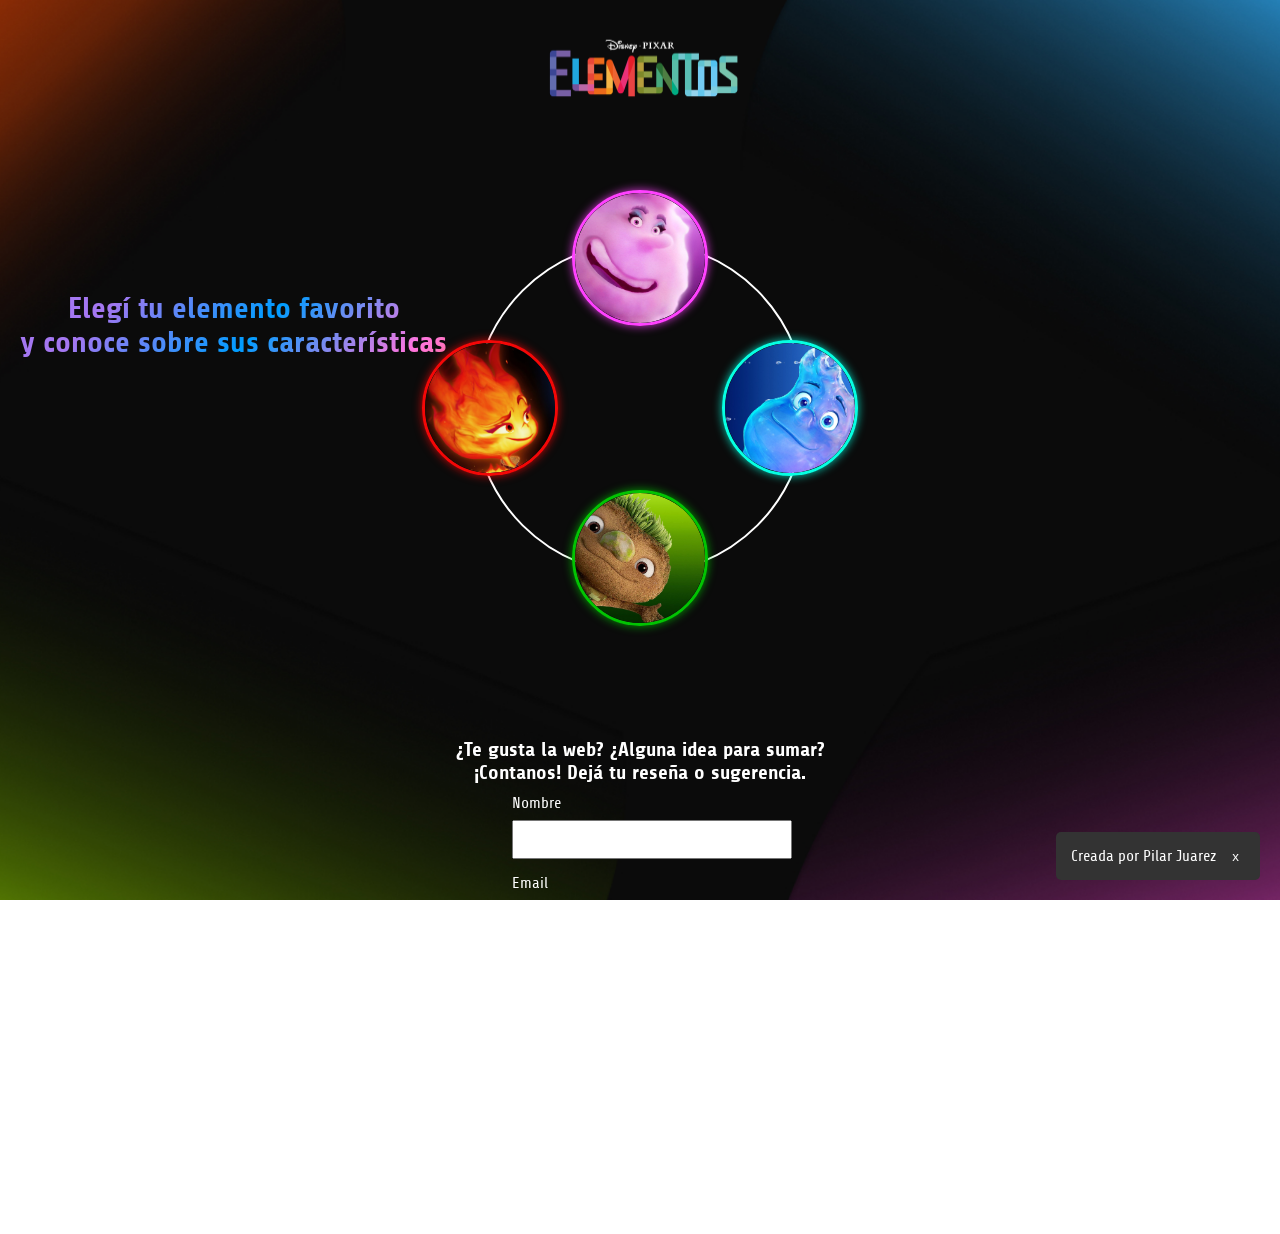
<file: index.html>
<!DOCTYPE html>
<html lang="es">
<head>
    <meta charset="UTF-8">
    <meta name="viewport" content="width=device-width, initial-scale=1, shrink-to-fit=no">
    <title>Elementos de Disney</title>
    <link rel="stylesheet" href="estilos.css">
    <style>
        @import url('https://fonts.googleapis.com/css2?family=Share:wght@400;700&display=swap');
      </style>
      <link rel="website icon" type="png" href="imag/iconodisney.png">
</head>
<body>
   <div class="logoelementos">
<img src="imag/logo.png" alt="Elementos" class="logo">
</div>

    <div class="iframe-container">
        <iframe src="https://open.spotify.com/embed/track/6R5fYCySNHrqo4Og6O1ppn?utm_source=generator&theme=0" frameborder="0" allowfullscreen="" allow="autoplay; clipboard-write; encrypted-media; fullscreen; picture-in-picture" loading="lazy"></iframe>
    </div>
<div class="texto-container">
    <p>Elegí tu elemento favorito<br>
    y conoce sobre sus características</p>
</div>
    <div class="container">
        
        <div class="orbit">
            <div class="element agua raise">
                <a href="agua.html">
                <img src="imag/agua.jpg" alt="Agua">
            </a>
            </div>
            <div class="element tierra raise">
                <a href="tierra.html">
                <img src="imag/tierra.jpg" alt="Tierra">
            </a>
            </div>
            <div class="element fuego raise">
                <a href="fuego.html">
                <img src="imag/fuego.jpg" alt="Fuego">
            </a>
            </div>
            <div class="element aire raise">
                <a href="aire.html">
                <img src="imag/aire.jpg" alt="Aire">
            </a>
            </div>
        </div>
    </div>
   <!-- FORMULARIO -->
   <div class="formulario-container" onmouseover="cambiarColor()" onmouseout="restaurarColor()">
    <h3 class="mb-3" style="font-size: 20px;">¿Te gusta la web? ¿Alguna idea para sumar? <br>¡Contanos! Dejá tu reseña o sugerencia.</h3>
    <form class="custom-form" action="gracias.html">
        <div class="mb-3">
            <label for="exampleInputEmail1" class="form-label">Nombre</label>
            <input type="text" class="form-control" id="exampleInputEmail1" aria-describedby="emailHelp"required></textarea>
            <div id="emailHelp" class="form-text"></div>
           
        </div>
        <div class="mb-3">
            <label for="exampleInputEmail1" class="form-label">Email</label>
            <input type="email" class="form-control" id="exampleInputEmail1" aria-describedby="emailHelp" required></textarea>
            <div id="emailHelp" class="form-text"></div>
        </div>
        <div class="mb-3">
            <label for="exampleInputEmail1" class="form-label">Tu mensaje</label>
            <textarea class="form-control" rows="4" id="exampleInputEmail1"required></textarea>
            <div id="emailHelp" class="form-text"></div>
        </div>
        <button type="submit" class="btn btn-info">Enviar</button>
    </form>
</div>

</div>
<script src="javahome.js"></script>

</body>
<footer class="bg-white text-dark text-center py-3">
        <img src="imag/disney.png" class="card-img-top" alt="Disney Logo" style="max-width: 100px; margin: 0 auto;">
        <p style="margin-top: 10px;font-size: 16px ">&copy; Disney &copy; Disney•Pixar &copy; &trade; Lucasfilm LTD &copy; 2022 MARVEL. Reservados todos los derechos, Disney Entertainment</p>
    </footer>
</html>
</file>
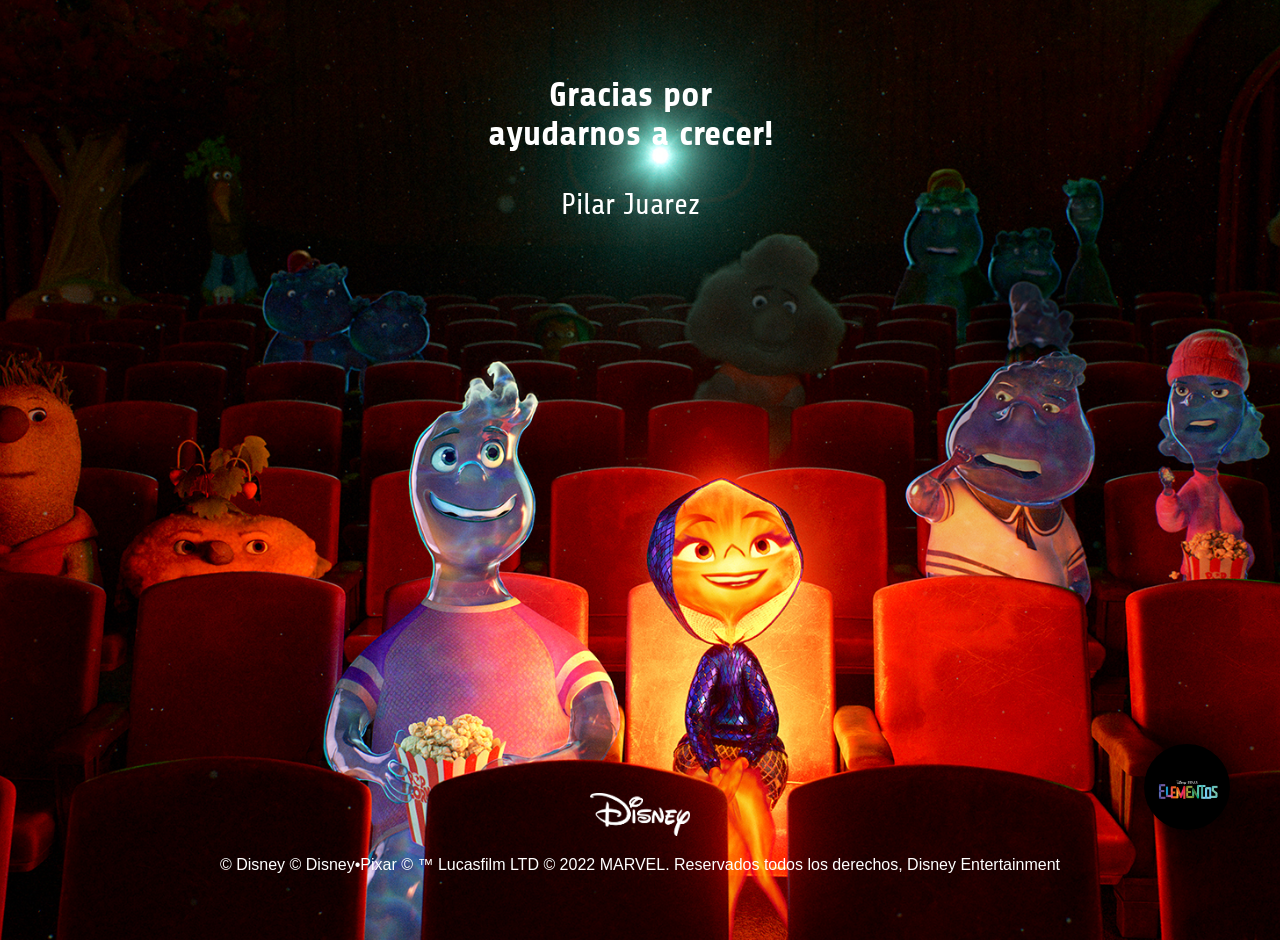
<file: gracias.html>
<!DOCTYPE html>
<html lang="en">
<head>
    <meta charset="UTF-8">
    <meta name="viewport" content="width=device-width, initial-scale=1.0">
    <title>Gracias!</title>
    <style>
        @import url('https://fonts.googleapis.com/css2?family=Share:wght@400;700&display=swap');
        body {
            margin: 0;
            display: flex;
            justify-content: center;
            align-items: flex-start;
            min-height: 100vh;
            overflow-x: hidden;
            background-image: url(imag/gracias.jpg);
            background-size: cover;
            background-repeat: no-repeat;
            background-position: center;
            text-align: center;
            color: white;
            font-family: 'Share', sans-serif;
            overflow-y: hidden;
            padding: 20px; 

        }
        .texto {
            border-radius: 10px;
            margin-top: 20px;
            margin-right: 20px;
            max-width: 300px;
            font-size: 30px;
        }
        .circuloboton {
            width: 80px; 
            height: 80px; 
            border-radius: 50%;
            background-color: black;
            display: flex;
            justify-content: center;
            align-items: center;
            margin-bottom: 50px; 
            cursor: pointer;
            margin-left: auto; 
            margin-right: 30px;
            position: fixed;
            bottom: 20px; 
            right: 20px; 
            transition: transform 0.3s ease;
}

.circuloboton:hover {
    transform: scale(1.1);
}
        .circuloboton img {
            max-width: 100%;
            max-height: 100%;
            border-radius: 50%;
        }
        
        .elementos {
            box-shadow: 0 0 30px rgba(0, 0, 0, 0.8);
            border: 3px solid rgb(0, 0, 0); 
        }
        .footer {
            position: absolute;
            bottom: 0;
            width: 100%;
            padding: 10px;
            text-align: center;
            font-size: 16px;
            color: white;
            font-family: "Montserrat", sans-serif;
        }
        @media (max-width: 768px) {
            .circuloboton {
                margin-bottom: 350px;
            }
            }
    </style>
    <link rel="website icon" type="png" href="imag/iconodisney.png">
</head>
<body>

    <div class="texto">
        <h3 class=" mb-3">Gracias por ayudarnos a crecer!</h3>
        <p>Pilar Juarez</p>
    </div>
    <div class="circuloboton elementos" onclick="window.location.href='index.html'">
        <img src="imag/logo.png" alt="Elementos">
    </div>
    <footer class="footer">
        <img src="imag/disney.png" class="card-img-top" alt="Disney Logo" style="max-width: 100px; margin: 0 auto;">
        <p>&copy; Disney &copy; Disney•Pixar &copy; &trade; Lucasfilm LTD &copy; 2022 MARVEL. Reservados todos los derechos, Disney Entertainment</p>
    </footer>
</body>
</html>
</file>
<file: estilos.css>
body, html {
    height: 100%;
    margin: 0;
    overflow-x: hidden;
    background-image: url(imag/fondo3.jpg);
    background-size: cover;
    background-attachment: fixed;
    background-position: center;
    margin: 0;
    font-family: 'Share', sans-serif; 
    color: #fff;
}
.logoelementos {
    text-align: center;
   position: relative;
}
.container {
    display: flex;
    align-items: center;
    justify-content: center;
    height: 500px;
    margin-top: 60px;
    flex-direction: column; 
}
.logo {
    max-width: 20%;
    height: auto;
    position: absolute;
    top: 10px;
    left: 50%;
    transform: translateX(-50%);
    animation: breathe 1s infinite alternate;
}

@keyframes breathe {
    0% {
        transform: translateX(-50%) scale(1);
    }
    100% {
        transform: translateX(-50%) scale(1.1);
    }
}

.iframe-container {
    margin-top: 50px;
    float: right;
    margin-right: 40px; 
    position: relative;
}
/*texto*/
.texto-container {
    position: relative;
    left: 0;
    top: 35%;
    transform: translateY(-50%);
    text-align: center;
    font-family: 'Share', sans-serif;
    color: #fff;
    padding: 20px;
    font-size: 30px;
    font-weight: bold;
    margin: 0; 
    white-space: nowrap; 
    background-image: linear-gradient(
        -225deg,
    #a477f1 16%,
    #009dff 32%,
    #ff75df 48%,
    rgb(255, 110, 37) 64%,
    rgb(107, 219, 62) 80%,
    rgb(104, 249, 239) 100%
    );
    background-size: auto auto;
    background-clip: border-box;
    background-size: 200% auto;
    color: #fff;
    background-clip: text;
    -webkit-text-fill-color: transparent;
    -webkit-background-clip: text;
    -webkit-text-fill-color: transparent;
    animation: textclip 2s linear infinite;
    display: inline-block;
}
@keyframes textclip {
    0% {
      background-position: 100% 0;
    }
    100% {
      background-position: -100% 0;
    }
  }
  .texto-container p {
    margin-bottom: 10px; 
}

/*orbita*/
.orbit {
    width: 330px; 
    height: 330px;
    border: 2px solid #fff;
    border-radius: 50%;
    display: flex;
    justify-content: space-around;
    align-items: center;
    position: relative;
    margin-top: -100px;
}
/*borde elementos*/
.element {
    position: absolute;
    width: 130px;
    height: 130px;
    border: 3px solid #fff;
    border-radius: 50%; /*CIRCULO*/
    align-items: center;
    justify-content: center;
    transform-origin: center;
    overflow: hidden;
    display: inline-block;
}
/*imagenes elementos para ocupar todo el espacio adentro del ciculo*/
.element img {
    max-width: 100%;
    max-height: 100%;
    border-radius: 50%; 
    transition: transform 0.3s ease;
}
.element:hover img {
    transform: scale(1.2);
}
/*elementos posicion reloj y transiciones*/
.element.agua {
    transform: rotate(90deg) translateY(-150px);
    border-color: rgb(6, 255, 226);
    box-shadow: 0 0 10px rgba(6, 255, 226, 0.8); 
    transition: transform 0.3s ease, box-shadow 0.3s ease; 
}
.element.agua:hover {
    transform: scale(1.2) rotate(90deg) translateY(-150px);
    box-shadow: 0 0 20px rgba(6, 255, 226, 1);
}
.element.tierra {
    transform: rotate(180deg) translateY(-150px) rotate(180deg);
    border-color: rgb(2, 195, 2);
    box-shadow: 0 0 10px rgba(2, 195, 2, 0.8); 
    transition: transform 0.3s ease, box-shadow 0.3s ease; 
}
.element.tierra:hover {
    transform: scale(1.2) rotate(180deg) translateY(-150px) rotate(180deg);
    box-shadow: 0 0 20px rgba(2, 195, 2, 1);
}

.element.fuego {
    transform: rotate(270deg) translateY(-150px) rotate(90deg);
    border-color: rgb(244, 7, 7);
    box-shadow: 0 0 10px rgba(244, 7, 7, 0.8); 
    transition: transform 0.3s ease, box-shadow 0.3s ease; 
}

.element.fuego:hover {
    transform: scale(1.2) rotate(270deg) translateY(-150px) rotate(90deg);
    box-shadow: 0 0 20px rgba(244, 7, 7, 1);
}

.element.aire {
    transform: rotate(0deg) translateY(-150px);
    border-color: rgb(255, 65, 255);
    box-shadow: 0 0 10px rgba(255, 65, 255, 0.8); 
    transition: transform 0.3s ease, box-shadow 0.3s ease; 
}

.element.aire:hover {
    transform: scale(1.2) rotate(0deg) translateY(-150px);
    box-shadow: 0 0 20px rgba(255, 65, 255, 1);
}
/*formulario */
.formulario-container {
    margin-top: 30px; 
    text-align: center; 
    margin-bottom: 20px;
}

.formulario-container h3 {
    font-size: 20px;
    margin-bottom: 10px;
}

.custom-form {
    width: 20%; 
    margin: 0 auto;
}

.custom-form label {
    font-size: 16px; 
    text-align: left;
    display: block;
    margin-bottom: 8px;
}

.custom-form input,
.custom-form textarea {
    font-family: 'Share', sans-serif;
    width: 100%;
    padding: 10px;
    margin-bottom: 15px;
}

.custom-form button {
    padding: 10px 20px;
    font-size: 16px;
    font-weight: bold;
}
footer {
    color: #fff;
    border-top: none;
    text-align: center;
    position: relative;
    margin-top: auto;
}

.btn {
    transition: transform 0.2s;
  }
  
  .btn:hover {
    transform: scale(1.1);
  }
/*media*/
@media (max-width: 1033px) {
    body, html {
        font-size: 16px; /* fuente*/
        background-image: url(imag/fondomedia.jpg);
    }
    .logo {
        max-width: 30%; /*tamaño logo*/
        height: auto;
    }
    .container {
        flex-direction: column; 
        align-items: center;
    }
    .orbit {
        width: 250px; /*tamaño de la órbita*/
        height: 250px;
        margin-bottom: -50px;
    }
    .element.agua {
        transform: rotate(90deg) translateY(-120px); 
    }
    .element.fuego {
        transform: rotate(270deg) translateY(-120px) rotate(90deg); 
    }
    .element {
        width: 90px; /*tamaño elementos*/
        height: 90px;
    }
    .element img {
        max-width: 100%;
        max-height: 100%;
        border-radius: 50%;
    }
    .texto-container {
        position: relative;
        top: 80px;
        left: 50%;
        transform: translateX(-50%);
        font-size: 20px; 
        margin-top: 10px;
      }
      .iframe-container {
        display: none;
    }
      .formulario-container {
        margin-bottom: 70px; 
        margin-top: 50px;
      }
      .custom-form {
        width: 40%; 
        margin: 0 auto;
    }
      footer {
        position: relative; 
        top: -50px;
    }
}
@media (max-width: 768px) {
    body, html {
        font-size: 16px; /* fuente*/
        background-image: url(imag/fondomedia.jpg);
    }
    .logo {
        max-width: 60%; /*tamaño logo*/
        height: auto;
    }
    .container {
        flex-direction: column; /*dirección de flex a columna */
        align-items: center;
    }
    .orbit {
        width: 250px; /*tamaño de la órbita*/
        height: 250px;
        margin-bottom: -50px;
    }
    .element.agua {
        transform: rotate(90deg) translateY(-120px); 
    }
    .element.fuego {
        transform: rotate(270deg) translateY(-120px) rotate(90deg); 
    }
    .element {
        width: 90px; /*tamaño elementos*/
        height: 90px;
    }
    .element img {
        max-width: 100%;
        max-height: 100%;
        border-radius: 50%;
    }
    .texto-container {
        position: relative;
        top: 80px;
        left: 50%;
        transform: translateX(-50%);
        font-size: 20px; 
        margin-top: 10px;
      }
      .iframe-container {
        display: none;
    }
      .formulario-container {
        margin-bottom: 70px; 
        margin-top: 50px;
      }
      .custom-form {
        width: 40%; 
        margin: 0 auto;
    }
      footer {
        position: relative; 
        top: -50px;
    }
}
</file>
